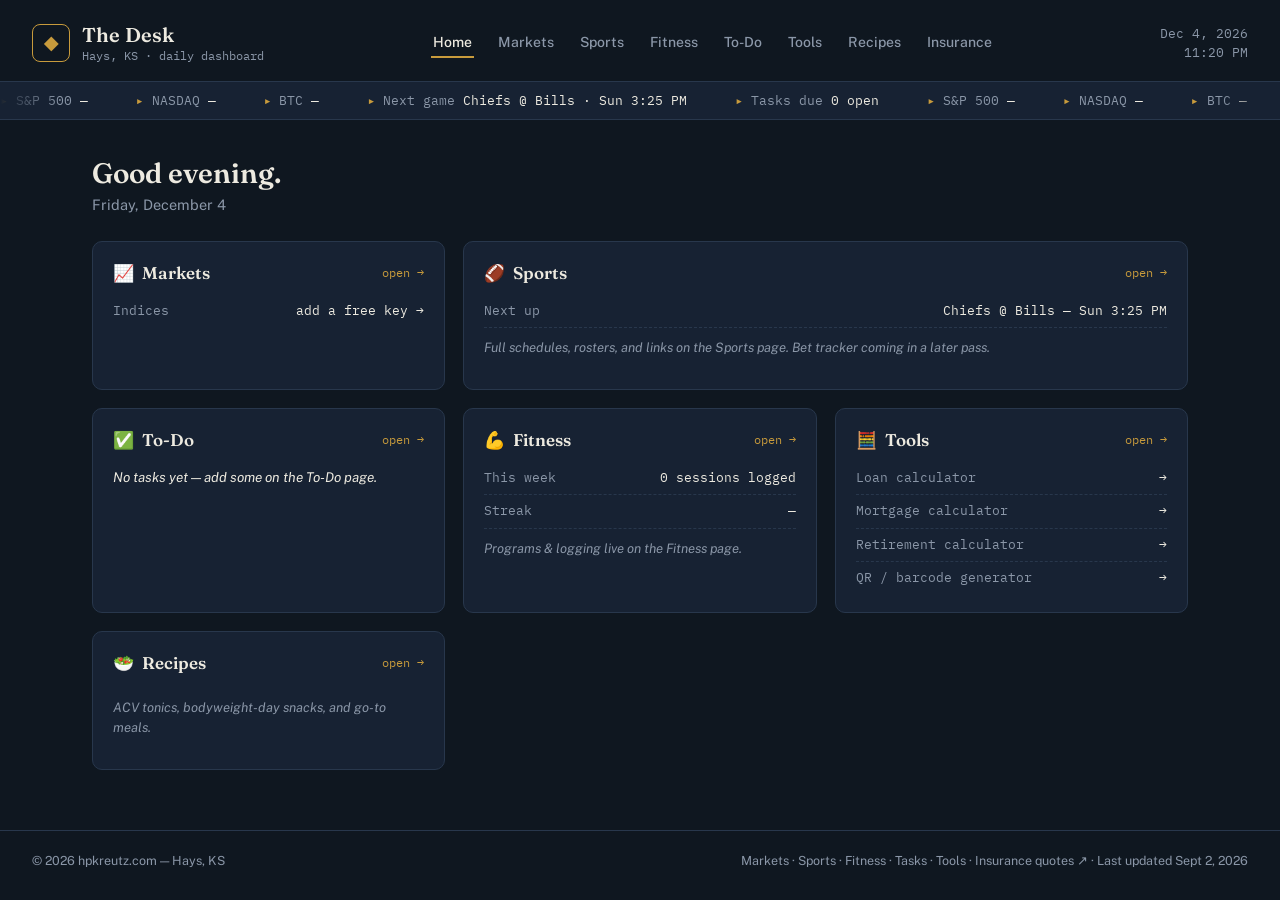
<file: index.html>
<!DOCTYPE html>
<html lang="en">
<head>
<meta charset="UTF-8">
<meta name="viewport" content="width=device-width, initial-scale=1.0">
<title>The Desk</title>
<link rel="preconnect" href="https://fonts.googleapis.com">
<link rel="preconnect" href="https://fonts.gstatic.com" crossorigin>
<link href="https://fonts.googleapis.com/css2?family=Fraunces:opsz,wght@9..144,400;9..144,500;9..144,600;9..144,700&family=Public+Sans:wght@400;500;600;700&family=IBM+Plex+Mono:wght@400;500;600&display=swap" rel="stylesheet">
<link rel="stylesheet" href="assets/style.css">
</head>
<body>

<header class="top">
  <div class="brand">
    <div class="mark">◆</div>
    <div>
      <div class="name">The Desk</div>
      <div class="sub">Hays, KS · daily dashboard</div>
    </div>
  </div>
  <nav class="pages">
    <a href="index.html">Home</a>
    <a href="markets.html">Markets</a>
    <a href="sports.html">Sports</a>
    <a href="fitness.html">Fitness</a>
    <a href="todo.html">To-Do</a>
    <a href="tools.html">Tools</a>
    <a href="recipes.html">Recipes</a>
    <a href="insurance.html">Insurance</a>
  </nav>
  <div id="clock">—</div>
</header>

<div class="ticker-wrap">
  <div class="ticker-track" id="tickerTrack"></div>
</div>

<main>
  <h1 class="page-title" id="greeting">Good afternoon.</h1>
  <p class="page-sub" id="dateline">—</p>

  <div class="grid">

    <div class="card" id="marketsCard">
      <div class="card-head">
        <div class="card-title"><span>📈</span>Markets</div>
        <a class="go" href="markets.html">open →</a>
      </div>
      <div class="card-body" id="marketsBody">Loading snapshot…</div>
    </div>

    <div class="card span2" id="sportsCard">
      <div class="card-head">
        <div class="card-title"><span>🏈</span>Sports</div>
        <a class="go" href="sports.html">open →</a>
      </div>
      <div class="card-body">
        <div class="stat-row"><span>Next up</span><span class="v">Chiefs @ Bills — Sun 3:25 PM</span></div>
        <p class="empty" style="margin-top:10px;">Full schedules, rosters, and links on the Sports page. Bet tracker coming in a later pass.</p>
      </div>
    </div>

    <div class="card" id="todoCard">
      <div class="card-head">
        <div class="card-title"><span>✅</span>To-Do</div>
        <a class="go" href="todo.html">open →</a>
      </div>
      <div class="card-body">
        <ul class="todo-mini" id="todoMini"></ul>
      </div>
    </div>

    <div class="card" id="fitnessCard">
      <div class="card-head">
        <div class="card-title"><span>💪</span>Fitness</div>
        <a class="go" href="fitness.html">open →</a>
      </div>
      <div class="card-body">
        <div class="stat-row"><span>This week</span><span class="v" id="fitWeekCount">0 sessions logged</span></div>
        <div class="stat-row"><span>Streak</span><span class="v" id="fitStreak">—</span></div>
        <p class="empty" style="margin-top:10px;">Programs &amp; logging live on the Fitness page.</p>
      </div>
    </div>

    <div class="card" id="toolsCard">
      <div class="card-head">
        <div class="card-title"><span>🧮</span>Tools</div>
        <a class="go" href="tools.html">open →</a>
      </div>
      <div class="card-body">
        <div class="stat-row"><span>Loan calculator</span><span class="v">→</span></div>
        <div class="stat-row"><span>Mortgage calculator</span><span class="v">→</span></div>
        <div class="stat-row"><span>Retirement calculator</span><span class="v">→</span></div>
        <div class="stat-row"><span>QR / barcode generator</span><span class="v">→</span></div>
      </div>
    </div>

    <div class="card" id="recipesCard">
      <div class="card-head">
        <div class="card-title"><span>🥗</span>Recipes</div>
        <a class="go" href="recipes.html">open →</a>
      </div>
      <div class="card-body">
        <p class="empty">ACV tonics, bodyweight-day snacks, and go-to meals.</p>
      </div>
    </div>

  </div>
</main>

<footer>
  <span>© <span id="year"></span> hpkreutz.com — Hays, KS</span>
  <span>Markets · Sports · Fitness · Tasks · Tools · <a href="https://theinsuranceguysks.com" target="_blank" rel="noopener">Insurance quotes ↗</a> · Last updated Sept 2, 2026</span>
</footer>

<script src="assets/app.js"></script>
<script>
  // Greeting (time-based, no name)
  (function(){
    const now = new Date();
    const hrs = now.getHours();
    const greetWord = hrs < 12 ? 'Good morning' : hrs < 18 ? 'Good afternoon' : 'Good evening';
    document.getElementById('greeting').textContent = `${greetWord}.`;
    document.getElementById('dateline').textContent = now.toLocaleDateString(undefined, { weekday:'long', month:'long', day:'numeric' });
  })();

  // To-do mini list
  (function(){
    const items = hkGetTodos();
    const list = document.getElementById('todoMini');
    if(!items.length){
      list.innerHTML = '<li class="empty">No tasks yet — add some on the To-Do page.</li>';
      return;
    }
    list.innerHTML = items.slice(0,5).map(t =>
      `<li class="${t.done ? 'done':''}"><input type="checkbox" disabled ${t.done?'checked':''}/>${t.text}</li>`
    ).join('');
  })();

  // Fitness mini-stats (reads log written by fitness.html)
  (function(){
    let log = [];
    try{ log = JSON.parse(localStorage.getItem('hk_fitness_log') || '[]'); }catch(e){}
    const now = Date.now();
    const weekMs = 7*24*60*60*1000;
    const thisWeek = log.filter(e => now - new Date(e.date).getTime() < weekMs);
    document.getElementById('fitWeekCount').textContent = `${thisWeek.length} session${thisWeek.length===1?'':'s'} logged`;
    document.getElementById('fitStreak').textContent = log.length ? `${log.length} total logged` : '—';
  })();

  // Ticker
  hkBuildTicker([
    {label:'S&P 500', value:'—'},
    {label:'NASDAQ', value:'—'},
    {label:'BTC', value:'—'},
    {label:'Next game', value:'Chiefs @ Bills · Sun 3:25 PM'},
    {label:'Tasks due', value: hkGetTodos().filter(t=>!t.done).length + ' open'},
  ]);

  // Markets snapshot: crypto (no key needed) + indices (if a Finnhub key was saved on the Markets page)
  (function(){
    const fmt = n => '$' + n.toLocaleString(undefined,{maximumFractionDigits:0});
    const chg = n => (n>=0?'+':'') + n.toFixed(2) + '%';
    const body = document.getElementById('marketsBody');
    const cryptoRows = [];
    const indexRows = [];

    const cryptoDone = fetch('https://api.coingecko.com/api/v3/simple/price?ids=bitcoin,ethereum&vs_currencies=usd&include_24hr_change=true')
      .then(r => r.json())
      .then(d => {
        cryptoRows.push(`<div class="stat-row"><span>BTC</span><span class="v ${d.bitcoin.usd_24h_change>=0?'up':'down'}">${fmt(d.bitcoin.usd)} (${chg(d.bitcoin.usd_24h_change)})</span></div>`);
        cryptoRows.push(`<div class="stat-row"><span>ETH</span><span class="v ${d.ethereum.usd_24h_change>=0?'up':'down'}">${fmt(d.ethereum.usd)} (${chg(d.ethereum.usd_24h_change)})</span></div>`);
      })
      .catch(() => {});

    const finnhubKey = localStorage.getItem('hk_finnhub_key');
    const indicesDone = finnhubKey
      ? Promise.all([['S&P 500','SPY'],['NASDAQ','QQQ']].map(([label, sym]) =>
          fetch(`https://finnhub.io/api/v1/quote?symbol=${sym}&token=${finnhubKey}`)
            .then(r => r.json())
            .then(q => { if(q.c) indexRows.push(`<div class="stat-row"><span>${label}</span><span class="v ${q.dp>=0?'up':'down'}">${fmt(q.c)} (${chg(q.dp)})</span></div>`); })
            .catch(() => {})
        ))
      : Promise.resolve(indexRows.push(`<div class="stat-row"><span>Indices</span><span class="v"><a href="markets.html">add a free key →</a></span></div>`));

    Promise.all([cryptoDone, indicesDone]).then(() => {
      const rows = [...indexRows, ...cryptoRows];
      body.innerHTML = rows.length ? rows.join('') : '<p class="empty">Snapshot unavailable right now — full data on the Markets page.</p>';
    });
  })();
</script>

</body>
</html>
</file>
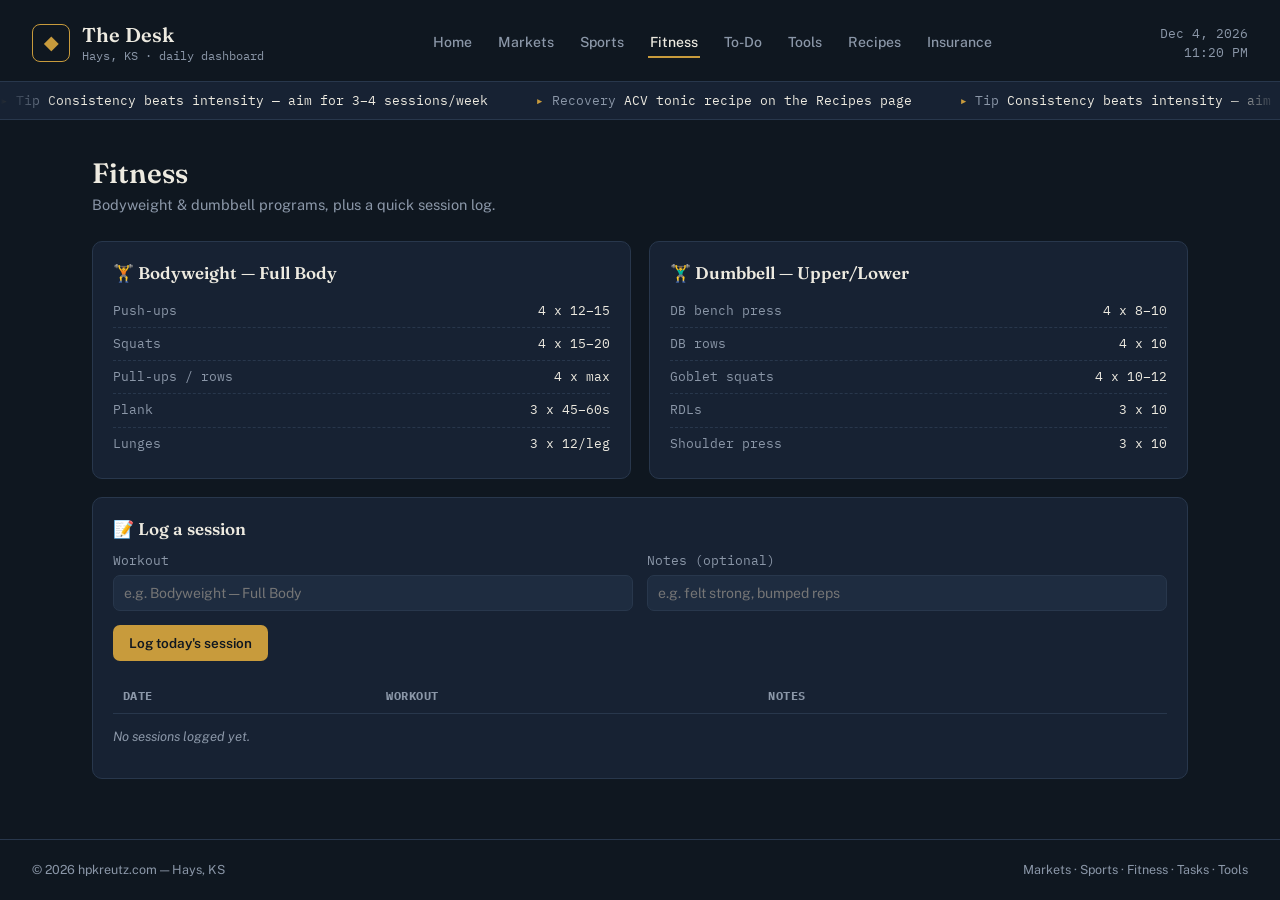
<file: fitness.html>
<!DOCTYPE html>
<html lang="en">
<head>
<meta charset="UTF-8">
<meta name="viewport" content="width=device-width, initial-scale=1.0">
<title>Fitness — The Desk</title>
<link rel="preconnect" href="https://fonts.googleapis.com">
<link rel="preconnect" href="https://fonts.gstatic.com" crossorigin>
<link href="https://fonts.googleapis.com/css2?family=Fraunces:opsz,wght@9..144,400;9..144,500;9..144,600;9..144,700&family=Public+Sans:wght@400;500;600;700&family=IBM+Plex+Mono:wght@400;500;600&display=swap" rel="stylesheet">
<link rel="stylesheet" href="assets/style.css">
</head>
<body>

<header class="top">
  <div class="brand">
    <div class="mark">◆</div>
    <div><div class="name">The Desk</div><div class="sub">Hays, KS · daily dashboard</div></div>
  </div>
  <nav class="pages">
    <a href="index.html">Home</a>
    <a href="markets.html">Markets</a>
    <a href="sports.html">Sports</a>
    <a href="fitness.html">Fitness</a>
    <a href="todo.html">To-Do</a>
    <a href="tools.html">Tools</a>
    <a href="recipes.html">Recipes</a>
    <a href="insurance.html">Insurance</a>
  </nav>
  <div id="clock">—</div>
</header>

<div class="ticker-wrap"><div class="ticker-track" id="tickerTrack"></div></div>

<main>
  <h1 class="page-title">Fitness</h1>
  <p class="page-sub">Bodyweight &amp; dumbbell programs, plus a quick session log.</p>

  <div class="grid cols-2">
    <div class="card">
      <div class="card-head"><div class="card-title">🏋️ Bodyweight — Full Body</div></div>
      <div class="card-body">
        <div class="stat-row"><span>Push-ups</span><span class="v">4 x 12–15</span></div>
        <div class="stat-row"><span>Squats</span><span class="v">4 x 15–20</span></div>
        <div class="stat-row"><span>Pull-ups / rows</span><span class="v">4 x max</span></div>
        <div class="stat-row"><span>Plank</span><span class="v">3 x 45–60s</span></div>
        <div class="stat-row"><span>Lunges</span><span class="v">3 x 12/leg</span></div>
      </div>
    </div>

    <div class="card">
      <div class="card-head"><div class="card-title">🏋️‍♂️ Dumbbell — Upper/Lower</div></div>
      <div class="card-body">
        <div class="stat-row"><span>DB bench press</span><span class="v">4 x 8–10</span></div>
        <div class="stat-row"><span>DB rows</span><span class="v">4 x 10</span></div>
        <div class="stat-row"><span>Goblet squats</span><span class="v">4 x 10–12</span></div>
        <div class="stat-row"><span>RDLs</span><span class="v">3 x 10</span></div>
        <div class="stat-row"><span>Shoulder press</span><span class="v">3 x 10</span></div>
      </div>
    </div>
  </div>

  <div class="card" style="margin-top:18px;">
    <div class="card-head"><div class="card-title">📝 Log a session</div></div>
    <div class="card-body">
      <div class="field-row">
        <div><label>Workout</label><input type="text" id="fitType" placeholder="e.g. Bodyweight — Full Body"></div>
        <div><label>Notes (optional)</label><input type="text" id="fitNotes" placeholder="e.g. felt strong, bumped reps"></div>
      </div>
      <button onclick="logSession()">Log today's session</button>
      <div style="margin-top:18px;">
        <table id="fitTable">
          <thead><tr><th>Date</th><th>Workout</th><th>Notes</th><th></th></tr></thead>
          <tbody id="fitTableBody"></tbody>
        </table>
        <p class="empty" id="fitEmpty" style="display:none;">No sessions logged yet.</p>
      </div>
    </div>
  </div>
</main>

<footer>
  <span>© <span id="year"></span> hpkreutz.com — Hays, KS</span>
  <span>Markets · Sports · Fitness · Tasks · Tools</span>
</footer>

<script src="assets/app.js"></script>
<script>
  function getLog(){ try{ return JSON.parse(localStorage.getItem('hk_fitness_log')||'[]'); }catch(e){ return []; } }
  function saveLog(l){ localStorage.setItem('hk_fitness_log', JSON.stringify(l)); }

  function renderLog(){
    const log = getLog().slice().reverse();
    const body = document.getElementById('fitTableBody');
    document.getElementById('fitEmpty').style.display = log.length ? 'none' : 'block';
    body.innerHTML = log.map((e, i) => {
      const realIdx = getLog().length - 1 - i;
      return `<tr>
        <td class="mono">${new Date(e.date).toLocaleDateString()}</td>
        <td>${e.type}</td>
        <td>${e.notes || ''}</td>
        <td><span class="mono" style="color:var(--down);cursor:pointer;" onclick="deleteSession(${realIdx})">remove</span></td>
      </tr>`;
    }).join('');
  }

  function logSession(){
    const type = document.getElementById('fitType').value.trim();
    if(!type) return;
    const notes = document.getElementById('fitNotes').value.trim();
    const log = getLog();
    log.push({ date: new Date().toISOString(), type, notes });
    saveLog(log);
    document.getElementById('fitType').value = '';
    document.getElementById('fitNotes').value = '';
    renderLog();
  }

  function deleteSession(idx){
    const log = getLog();
    log.splice(idx, 1);
    saveLog(log);
    renderLog();
  }

  renderLog();

  hkBuildTicker([
    {label:'Tip', value:'Consistency beats intensity — aim for 3–4 sessions/week'},
    {label:'Recovery', value:'ACV tonic recipe on the Recipes page'},
  ]);
</script>

</body>
</html>
</file>
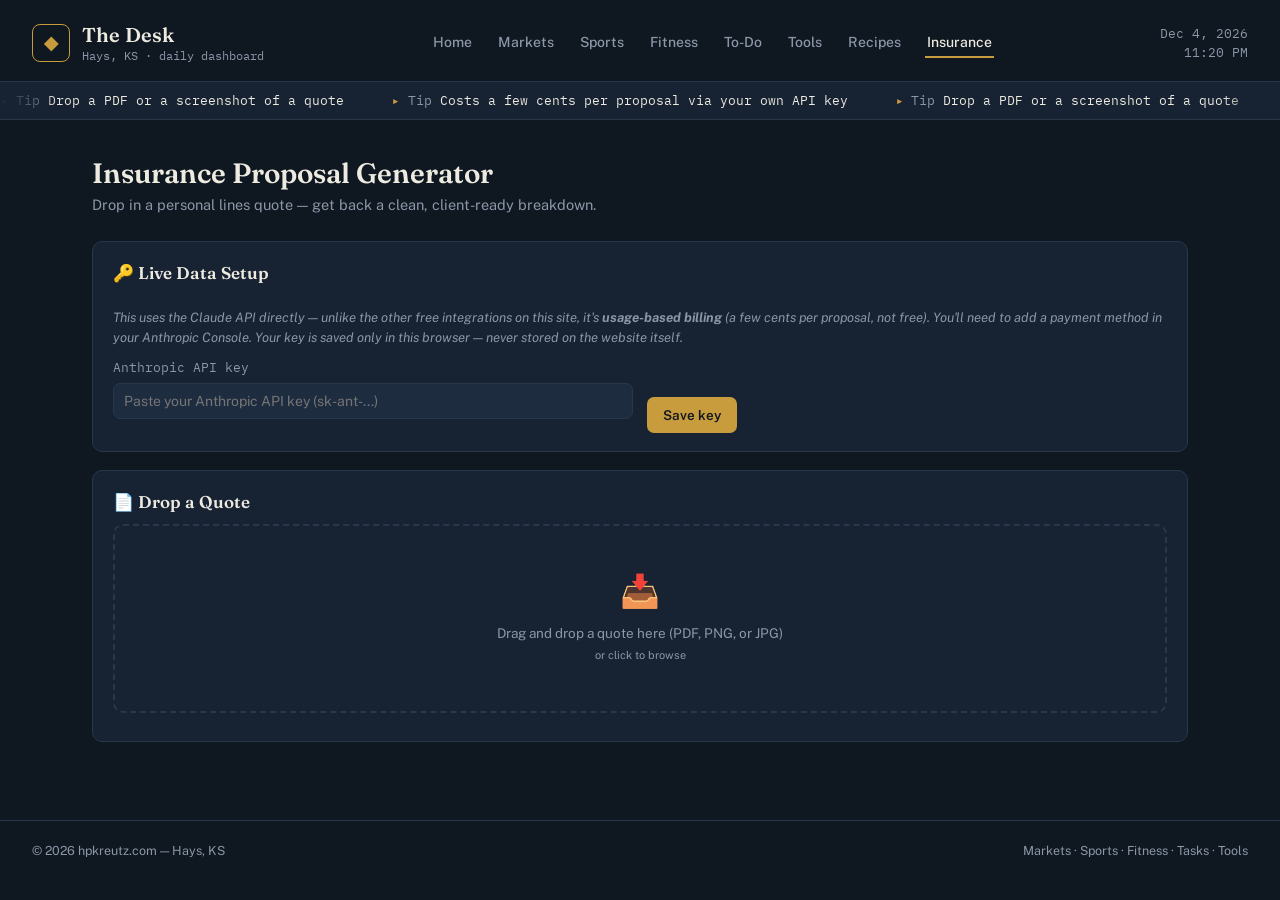
<file: insurance.html>
<!DOCTYPE html>
<html lang="en">
<head>
<meta charset="UTF-8">
<meta name="viewport" content="width=device-width, initial-scale=1.0">
<title>Insurance — The Desk</title>
<link rel="preconnect" href="https://fonts.googleapis.com">
<link rel="preconnect" href="https://fonts.gstatic.com" crossorigin>
<link href="https://fonts.googleapis.com/css2?family=Fraunces:opsz,wght@9..144,400;9..144,500;9..144,600;9..144,700&family=Public+Sans:wght@400;500;600;700&family=IBM+Plex+Mono:wght@400;500;600&display=swap" rel="stylesheet">
<link rel="stylesheet" href="assets/style.css">
<style>
  .drop-zone{
    border: 2px dashed var(--line);
    border-radius: var(--radius);
    padding: 40px 20px;
    text-align: center;
    color: var(--muted);
    cursor: pointer;
    transition: border-color .15s ease, background .15s ease;
  }
  .drop-zone.drag-over{ border-color: var(--brass); background: var(--surface-alt); }
  .drop-zone .big-icon{ font-size: 32px; margin-bottom: 8px; }
  .drop-zone .file-name{ color: var(--text); font-family:'IBM Plex Mono', monospace; margin-top:8px; }

  #proposalOutput h3{ color: var(--brass); font-size: 15px; margin: 20px 0 8px; }
  #proposalOutput h3:first-child{ margin-top: 0; }
  #proposalOutput p{ margin: 0 0 10px; line-height: 1.6; }
  #proposalOutput table{ width: 100%; border-collapse: collapse; margin-bottom: 10px; font-size: 13px; }
  #proposalOutput th, #proposalOutput td{ text-align: left; padding: 6px 10px; border-bottom: 1px dashed var(--line); }
  #proposalOutput th{ color: var(--muted); font-weight: 600; font-family:'IBM Plex Mono', monospace; font-size: 11.5px; text-transform: uppercase; letter-spacing: .04em; }
  #proposalOutput ul{ margin: 0 0 10px; padding-left: 20px; line-height: 1.6; }
  #proposalOutput strong{ color: var(--text); }

  @media print {
    header.top, .ticker-wrap, footer, .card:not(#proposalCard), #dropCard, .print-hide { display: none !important; }
    body { background: #fff; color: #000; }
    #proposalOutput h3{ color: #000; }
    #proposalOutput th{ color: #333; }
  }
</style>
</head>
<body>

<header class="top">
  <div class="brand">
    <div class="mark">◆</div>
    <div><div class="name">The Desk</div><div class="sub">Hays, KS · daily dashboard</div></div>
  </div>
  <nav class="pages">
    <a href="index.html">Home</a>
    <a href="markets.html">Markets</a>
    <a href="sports.html">Sports</a>
    <a href="fitness.html">Fitness</a>
    <a href="todo.html">To-Do</a>
    <a href="tools.html">Tools</a>
    <a href="recipes.html">Recipes</a>
    <a href="insurance.html">Insurance</a>
  </nav>
  <div id="clock">—</div>
</header>

<div class="ticker-wrap"><div class="ticker-track" id="tickerTrack"></div></div>

<main>
  <h1 class="page-title">Insurance Proposal Generator</h1>
  <p class="page-sub">Drop in a personal lines quote — get back a clean, client-ready breakdown.</p>

  <div class="card" style="margin-bottom:18px;" id="apiKeyCard">
    <div class="card-head"><div class="card-title">🔑 Live Data Setup</div></div>
    <div class="card-body">
      <div id="anthropicSetup">
        <p class="empty" style="margin-bottom:10px;">
          This uses the <a href="https://platform.claude.com/settings/keys" target="_blank" rel="noopener">Claude API</a> directly —
          unlike the other free integrations on this site, it's <strong>usage-based billing</strong> (a few cents per proposal, not free).
          You'll need to add a payment method in your Anthropic Console. Your key is saved only in this browser — never stored on the website itself.
        </p>
        <div class="field-row">
          <div><label>Anthropic API key</label><input type="password" id="anthropicKey" placeholder="Paste your Anthropic API key (sk-ant-...)"></div>
          <div style="display:flex;align-items:flex-end;"><button onclick="saveAnthropicKey()">Save key</button></div>
        </div>
      </div>
      <div id="anthropicConnected" style="display:none;align-items:center;gap:12px;">
        <span class="field-hint" style="margin:0;">✓ Anthropic API key saved in this browser.</span>
        <button class="ghost" onclick="showKeySetup('anthropic')">Change key</button>
      </div>
    </div>
  </div>

  <div class="card" style="margin-bottom:18px;" id="dropCard">
    <div class="card-head"><div class="card-title">📄 Drop a Quote</div></div>
    <div class="card-body">
      <div class="drop-zone" id="dropZone">
        <div class="big-icon">📥</div>
        <div>Drag and drop a quote here (PDF, PNG, or JPG)</div>
        <div class="field-hint">or click to browse</div>
        <div class="file-name" id="fileName"></div>
      </div>
      <input type="file" id="fileInput" accept=".pdf,image/png,image/jpeg,image/webp" style="display:none;">
      <div class="field-hint" id="uploadStatus" style="margin-top:10px;"></div>
    </div>
  </div>

  <div class="card" id="proposalCard" style="display:none;">
    <div class="card-head">
      <div class="card-title">📋 Proposal</div>
      <div class="print-hide" style="display:flex;gap:8px;">
        <button class="ghost" onclick="window.print()">Print / Save as PDF</button>
        <button class="ghost" onclick="resetGenerator()">Start Over</button>
      </div>
    </div>
    <div class="card-body">
      <div id="proposalOutput"></div>
    </div>
  </div>
</main>

<footer>
  <span>© <span id="year"></span> hpkreutz.com — Hays, KS</span>
  <span>Markets · Sports · Fitness · Tasks · Tools</span>
</footer>

<script src="assets/app.js"></script>
<script>
  hkBuildTicker([
    {label:'Tip', value:'Drop a PDF or a screenshot of a quote'},
    {label:'Tip', value:'Costs a few cents per proposal via your own API key'},
  ]);

  // ===== API key setup (same pattern as Markets page) =====
  function hideKeySetup(prefix){
    document.getElementById(prefix + 'Setup').style.display = 'none';
    document.getElementById(prefix + 'Connected').style.display = 'flex';
  }
  function showKeySetup(prefix){
    document.getElementById(prefix + 'Setup').style.display = 'block';
    document.getElementById(prefix + 'Connected').style.display = 'none';
  }
  function saveAnthropicKey(){
    const key = document.getElementById('anthropicKey').value.trim();
    if(!key) return;
    localStorage.setItem('hk_anthropic_key', key);
    hideKeySetup('anthropic');
  }
  (function(){
    const saved = localStorage.getItem('hk_anthropic_key');
    if(saved){
      document.getElementById('anthropicKey').value = saved;
      hideKeySetup('anthropic');
    }
  })();

  // ===== Drag & drop =====
  const dropZone = document.getElementById('dropZone');
  const fileInput = document.getElementById('fileInput');

  dropZone.addEventListener('click', () => fileInput.click());
  dropZone.addEventListener('dragover', e => { e.preventDefault(); dropZone.classList.add('drag-over'); });
  dropZone.addEventListener('dragleave', () => dropZone.classList.remove('drag-over'));
  dropZone.addEventListener('drop', e => {
    e.preventDefault();
    dropZone.classList.remove('drag-over');
    if(e.dataTransfer.files.length) handleFile(e.dataTransfer.files[0]);
  });
  fileInput.addEventListener('change', () => {
    if(fileInput.files.length) handleFile(fileInput.files[0]);
  });

  const ALLOWED_TYPES = { 'application/pdf':'pdf', 'image/png':'image', 'image/jpeg':'image', 'image/webp':'image' };
  const MAX_FILE_BYTES = 20 * 1024 * 1024; // 20MB raw file

  function setStatus(msg, isError){
    const el = document.getElementById('uploadStatus');
    el.textContent = msg;
    el.style.color = isError ? 'var(--down)' : 'var(--muted)';
  }

  function handleFile(file){
    const key = document.getElementById('anthropicKey').value.trim();
    if(!key){
      setStatus('Add your Anthropic API key above first.', true);
      return;
    }
    const kind = ALLOWED_TYPES[file.type];
    if(!kind){
      setStatus(`"${file.name}" isn't a supported file type — use a PDF, PNG, or JPG.`, true);
      return;
    }
    if(file.size > MAX_FILE_BYTES){
      setStatus(`"${file.name}" is too large (max 20MB).`, true);
      return;
    }
    document.getElementById('fileName').textContent = file.name;
    setStatus('Reading file…');

    const reader = new FileReader();
    reader.onload = () => {
      const base64 = reader.result.split(',')[1];
      generateProposal(base64, file.type, kind, key);
    };
    reader.onerror = () => setStatus('Could not read that file.', true);
    reader.readAsDataURL(file);
  }

  const PROPOSAL_PROMPT = `You are helping an insurance agent turn a raw personal-lines insurance quote (attached as a document or image) into a clean, client-ready proposal summary.

Read the attached quote carefully and produce a well-organized breakdown. Output ONLY a single HTML fragment — no markdown, no code fences, no <html>/<head>/<body> tags — using only these tags: h3, p, table, thead, tbody, tr, th, td, ul, li, strong, em. Do not include inline styles or classes.

Structure the output in this order:
1. An h3 "Prepared For" followed by a paragraph with: Named Insured, Carrier, Policy Type(s), Effective Date, Expiration Date (whatever is present in the quote).
2. An h3 "Coverages & Limits" with a table (columns: Coverage, Limit) covering every coverage line found.
3. An h3 "Deductibles" with a table or list of each deductible found.
4. An h3 "Discounts Applied" as a bulleted list (say "None listed" if none found).
5. An h3 "Premium Summary" with a table showing any itemized premium lines plus the Total Premium, and the payment schedule/frequency if shown.
6. An h3 "Notes for Review" — a bulleted list flagging anything worth double-checking with the client: unusually low/high limits, notable exclusions, coverage gaps, or anything illegible/ambiguous in the source. If nothing stands out, say so plainly.

Be precise — use the exact figures from the document, don't estimate or invent numbers. If the attached file isn't a legible insurance quote, say so plainly in a single paragraph instead of guessing.`;

  async function generateProposal(base64, mimeType, kind, apiKey){
    setStatus('Generating proposal — this can take up to a minute…');
    document.getElementById('proposalCard').style.display = 'none';

    const fileBlock = kind === 'pdf'
      ? { type: 'document', source: { type: 'base64', media_type: 'application/pdf', data: base64 } }
      : { type: 'image', source: { type: 'base64', media_type: mimeType, data: base64 } };

    try{
      const res = await fetch('https://api.anthropic.com/v1/messages', {
        method: 'POST',
        headers: {
          'Content-Type': 'application/json',
          'x-api-key': apiKey,
          'anthropic-version': '2023-06-01',
          'anthropic-dangerous-direct-browser-access': 'true',
          'anthropic-beta': 'server-side-fallback-2026-07-01',
        },
        body: JSON.stringify({
          model: 'claude-opus-5',
          max_tokens: 8192,
          fallbacks: 'default',
          messages: [{ role: 'user', content: [fileBlock, { type: 'text', text: PROPOSAL_PROMPT }] }],
        }),
      });
      const data = await res.json();

      if(!res.ok){
        const msg = data && data.error && data.error.message ? data.error.message : `HTTP ${res.status}`;
        throw new Error(msg);
      }
      if(data.stop_reason === 'refusal'){
        setStatus('Claude declined to process this file: ' + (data.stop_details && data.stop_details.explanation ? data.stop_details.explanation : 'no reason given') + '.', true);
        return;
      }

      const html = (data.content || []).filter(b => b.type === 'text').map(b => b.text).join('\n').trim();
      if(!html){
        setStatus('No proposal text came back — try again.', true);
        return;
      }

      document.getElementById('proposalOutput').innerHTML = html;
      document.getElementById('proposalCard').style.display = 'block';
      document.getElementById('proposalCard').scrollIntoView({ behavior: 'smooth', block: 'start' });
      setStatus('Done.');
    }catch(err){
      setStatus('Could not generate a proposal — ' + (err.message || 'unknown error') + '.', true);
    }
  }

  function resetGenerator(){
    document.getElementById('proposalCard').style.display = 'none';
    document.getElementById('proposalOutput').innerHTML = '';
    document.getElementById('fileName').textContent = '';
    document.getElementById('fileInput').value = '';
    setStatus('');
  }
</script>

</body>
</html>
</file>
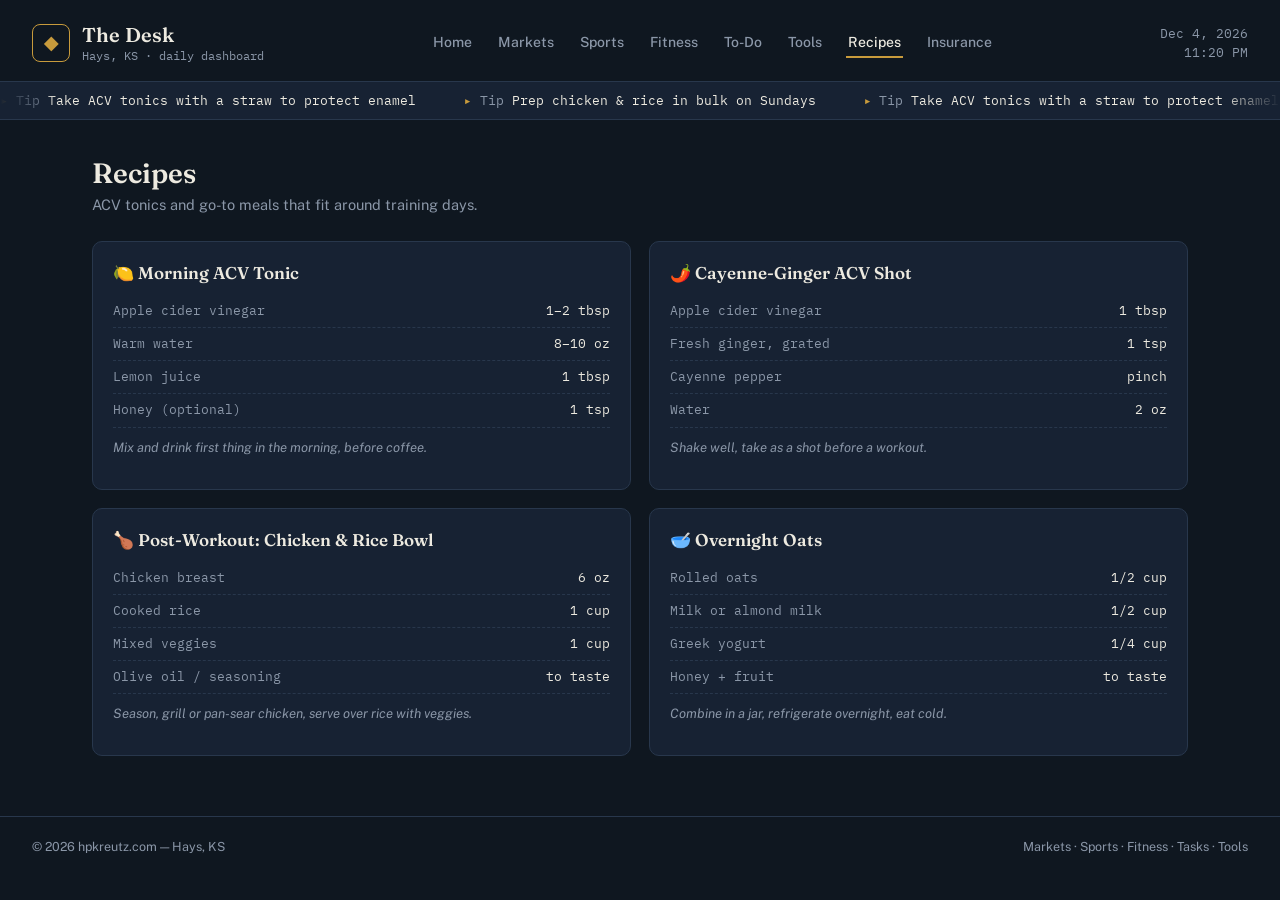
<file: recipes.html>
<!DOCTYPE html>
<html lang="en">
<head>
<meta charset="UTF-8">
<meta name="viewport" content="width=device-width, initial-scale=1.0">
<title>Recipes — The Desk</title>
<link rel="preconnect" href="https://fonts.googleapis.com">
<link rel="preconnect" href="https://fonts.gstatic.com" crossorigin>
<link href="https://fonts.googleapis.com/css2?family=Fraunces:opsz,wght@9..144,400;9..144,500;9..144,600;9..144,700&family=Public+Sans:wght@400;500;600;700&family=IBM+Plex+Mono:wght@400;500;600&display=swap" rel="stylesheet">
<link rel="stylesheet" href="assets/style.css">
</head>
<body>

<header class="top">
  <div class="brand">
    <div class="mark">◆</div>
    <div><div class="name">The Desk</div><div class="sub">Hays, KS · daily dashboard</div></div>
  </div>
  <nav class="pages">
    <a href="index.html">Home</a>
    <a href="markets.html">Markets</a>
    <a href="sports.html">Sports</a>
    <a href="fitness.html">Fitness</a>
    <a href="todo.html">To-Do</a>
    <a href="tools.html">Tools</a>
    <a href="recipes.html">Recipes</a>
    <a href="insurance.html">Insurance</a>
  </nav>
  <div id="clock">—</div>
</header>

<div class="ticker-wrap"><div class="ticker-track" id="tickerTrack"></div></div>

<main>
  <h1 class="page-title">Recipes</h1>
  <p class="page-sub">ACV tonics and go-to meals that fit around training days.</p>

  <div class="grid cols-2">
    <div class="card">
      <div class="card-head"><div class="card-title">🍋 Morning ACV Tonic</div></div>
      <div class="card-body">
        <div class="stat-row"><span>Apple cider vinegar</span><span class="v">1–2 tbsp</span></div>
        <div class="stat-row"><span>Warm water</span><span class="v">8–10 oz</span></div>
        <div class="stat-row"><span>Lemon juice</span><span class="v">1 tbsp</span></div>
        <div class="stat-row"><span>Honey (optional)</span><span class="v">1 tsp</span></div>
        <p class="empty" style="margin-top:10px;">Mix and drink first thing in the morning, before coffee.</p>
      </div>
    </div>

    <div class="card">
      <div class="card-head"><div class="card-title">🌶️ Cayenne-Ginger ACV Shot</div></div>
      <div class="card-body">
        <div class="stat-row"><span>Apple cider vinegar</span><span class="v">1 tbsp</span></div>
        <div class="stat-row"><span>Fresh ginger, grated</span><span class="v">1 tsp</span></div>
        <div class="stat-row"><span>Cayenne pepper</span><span class="v">pinch</span></div>
        <div class="stat-row"><span>Water</span><span class="v">2 oz</span></div>
        <p class="empty" style="margin-top:10px;">Shake well, take as a shot before a workout.</p>
      </div>
    </div>

    <div class="card">
      <div class="card-head"><div class="card-title">🍗 Post-Workout: Chicken &amp; Rice Bowl</div></div>
      <div class="card-body">
        <div class="stat-row"><span>Chicken breast</span><span class="v">6 oz</span></div>
        <div class="stat-row"><span>Cooked rice</span><span class="v">1 cup</span></div>
        <div class="stat-row"><span>Mixed veggies</span><span class="v">1 cup</span></div>
        <div class="stat-row"><span>Olive oil / seasoning</span><span class="v">to taste</span></div>
        <p class="empty" style="margin-top:10px;">Season, grill or pan-sear chicken, serve over rice with veggies.</p>
      </div>
    </div>

    <div class="card">
      <div class="card-head"><div class="card-title">🥣 Overnight Oats</div></div>
      <div class="card-body">
        <div class="stat-row"><span>Rolled oats</span><span class="v">1/2 cup</span></div>
        <div class="stat-row"><span>Milk or almond milk</span><span class="v">1/2 cup</span></div>
        <div class="stat-row"><span>Greek yogurt</span><span class="v">1/4 cup</span></div>
        <div class="stat-row"><span>Honey + fruit</span><span class="v">to taste</span></div>
        <p class="empty" style="margin-top:10px;">Combine in a jar, refrigerate overnight, eat cold.</p>
      </div>
    </div>
  </div>
</main>

<footer>
  <span>© <span id="year"></span> hpkreutz.com — Hays, KS</span>
  <span>Markets · Sports · Fitness · Tasks · Tools</span>
</footer>

<script src="assets/app.js"></script>
<script>
  hkBuildTicker([
    {label:'Tip', value:'Take ACV tonics with a straw to protect enamel'},
    {label:'Tip', value:'Prep chicken &amp; rice in bulk on Sundays'},
  ]);
</script>

</body>
</html>
</file>
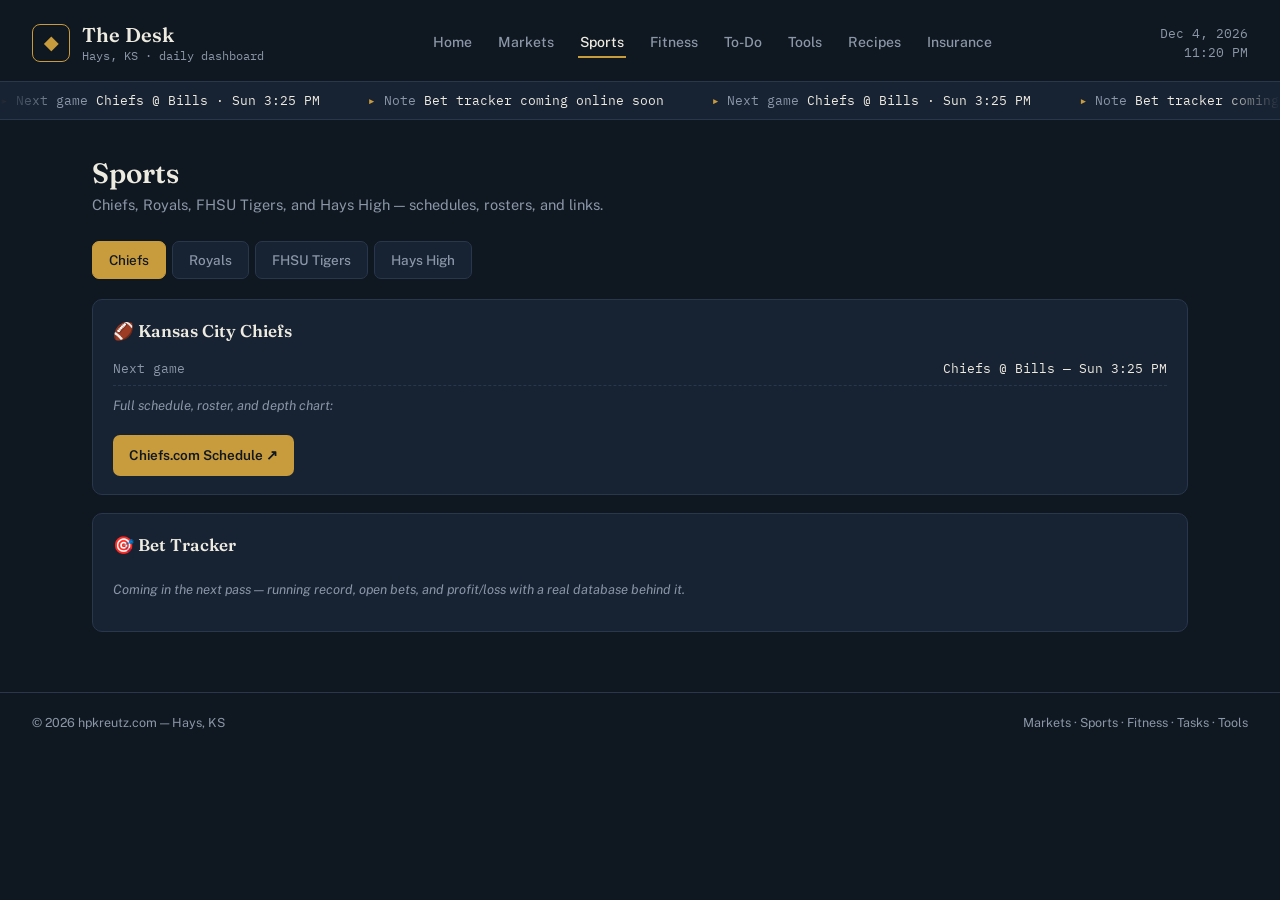
<file: sports.html>
<!DOCTYPE html>
<html lang="en">
<head>
<meta charset="UTF-8">
<meta name="viewport" content="width=device-width, initial-scale=1.0">
<title>Sports — The Desk</title>
<link rel="preconnect" href="https://fonts.googleapis.com">
<link rel="preconnect" href="https://fonts.gstatic.com" crossorigin>
<link href="https://fonts.googleapis.com/css2?family=Fraunces:opsz,wght@9..144,400;9..144,500;9..144,600;9..144,700&family=Public+Sans:wght@400;500;600;700&family=IBM+Plex+Mono:wght@400;500;600&display=swap" rel="stylesheet">
<link rel="stylesheet" href="assets/style.css">
</head>
<body>

<header class="top">
  <div class="brand">
    <div class="mark">◆</div>
    <div><div class="name">The Desk</div><div class="sub">Hays, KS · daily dashboard</div></div>
  </div>
  <nav class="pages">
    <a href="index.html">Home</a>
    <a href="markets.html">Markets</a>
    <a href="sports.html">Sports</a>
    <a href="fitness.html">Fitness</a>
    <a href="todo.html">To-Do</a>
    <a href="tools.html">Tools</a>
    <a href="recipes.html">Recipes</a>
    <a href="insurance.html">Insurance</a>
  </nav>
  <div id="clock">—</div>
</header>

<div class="ticker-wrap"><div class="ticker-track" id="tickerTrack"></div></div>

<main>
  <h1 class="page-title">Sports</h1>
  <p class="page-sub">Chiefs, Royals, FHSU Tigers, and Hays High — schedules, rosters, and links.</p>

  <div class="tabs" id="tabs">
    <button data-tab="chiefs" class="active">Chiefs</button>
    <button data-tab="royals">Royals</button>
    <button data-tab="fhsu">FHSU Tigers</button>
    <button data-tab="hays">Hays High</button>
  </div>

  <div class="tab-panel" data-panel="chiefs">
    <div class="card">
      <div class="card-head"><div class="card-title">🏈 Kansas City Chiefs</div></div>
      <div class="card-body">
        <div class="stat-row"><span>Next game</span><span class="v">Chiefs @ Bills — Sun 3:25 PM</span></div>
        <p class="empty" style="margin-top:10px;">Full schedule, roster, and depth chart:</p>
        <a class="btn" style="display:inline-block;margin-top:6px;" href="https://www.chiefs.com/schedule/" target="_blank" rel="noopener">Chiefs.com Schedule ↗</a>
      </div>
    </div>
  </div>

  <div class="tab-panel" data-panel="royals" style="display:none;">
    <div class="card">
      <div class="card-head"><div class="card-title">⚾ Kansas City Royals</div></div>
      <div class="card-body">
        <p class="empty">Full schedule, roster, and standings:</p>
        <a class="btn" style="display:inline-block;margin-top:6px;" href="https://www.mlb.com/royals/schedule" target="_blank" rel="noopener">Royals.com Schedule ↗</a>
      </div>
    </div>
  </div>

  <div class="tab-panel" data-panel="fhsu" style="display:none;">
    <div class="card">
      <div class="card-head"><div class="card-title">🐯 FHSU Tigers</div></div>
      <div class="card-body">
        <p class="empty">Fort Hays State athletics schedules and rosters:</p>
        <a class="btn" style="display:inline-block;margin-top:6px;" href="https://fhsuathletics.com/" target="_blank" rel="noopener">FHSU Athletics ↗</a>
      </div>
    </div>
  </div>

  <div class="tab-panel" data-panel="hays" style="display:none;">
    <div class="card">
      <div class="card-head"><div class="card-title">🎓 Hays High</div></div>
      <div class="card-body">
        <p class="empty">Hays High School Indians schedules and rosters:</p>
        <a class="btn" style="display:inline-block;margin-top:6px;" href="https://www.usd489.com/haysh" target="_blank" rel="noopener">USD 489 — Hays High ↗</a>
      </div>
    </div>
  </div>

  <div class="card" style="margin-top:18px;">
    <div class="card-head"><div class="card-title">🎯 Bet Tracker</div></div>
    <div class="card-body">
      <p class="empty">Coming in the next pass — running record, open bets, and profit/loss with a real database behind it.</p>
    </div>
  </div>
</main>

<footer>
  <span>© <span id="year"></span> hpkreutz.com — Hays, KS</span>
  <span>Markets · Sports · Fitness · Tasks · Tools</span>
</footer>

<script src="assets/app.js"></script>
<script>
  document.querySelectorAll('#tabs button').forEach(btn => {
    btn.addEventListener('click', () => {
      document.querySelectorAll('#tabs button').forEach(b => b.classList.remove('active'));
      btn.classList.add('active');
      const target = btn.dataset.tab;
      document.querySelectorAll('.tab-panel').forEach(p => {
        p.style.display = (p.dataset.panel === target) ? 'block' : 'none';
      });
    });
  });

  hkBuildTicker([
    {label:'Next game', value:'Chiefs @ Bills · Sun 3:25 PM'},
    {label:'Note', value:'Bet tracker coming online soon'},
  ]);
</script>

</body>
</html>
</file>
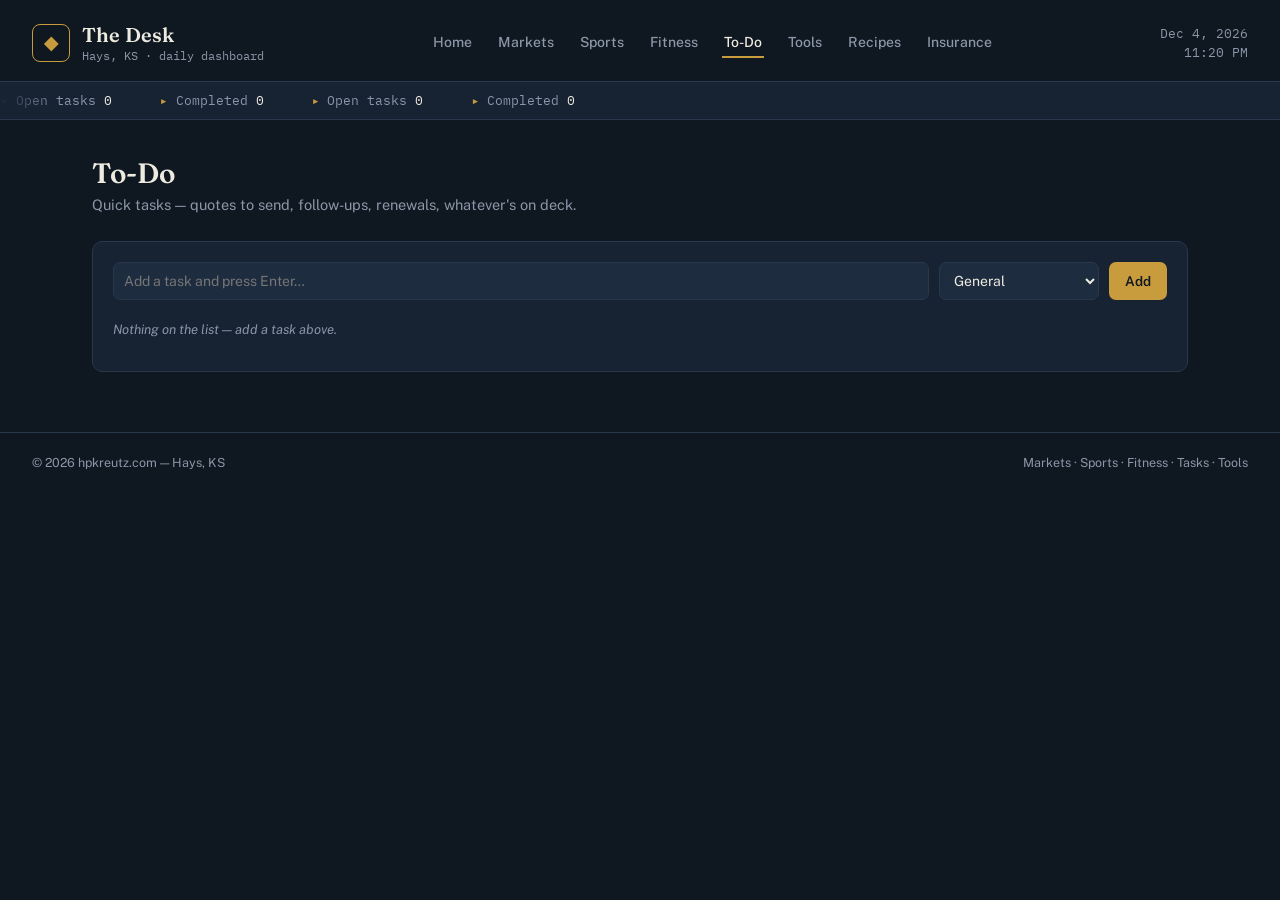
<file: todo.html>
<!DOCTYPE html>
<html lang="en">
<head>
<meta charset="UTF-8">
<meta name="viewport" content="width=device-width, initial-scale=1.0">
<title>To-Do — The Desk</title>
<link rel="preconnect" href="https://fonts.googleapis.com">
<link rel="preconnect" href="https://fonts.gstatic.com" crossorigin>
<link href="https://fonts.googleapis.com/css2?family=Fraunces:opsz,wght@9..144,400;9..144,500;9..144,600;9..144,700&family=Public+Sans:wght@400;500;600;700&family=IBM+Plex+Mono:wght@400;500;600&display=swap" rel="stylesheet">
<link rel="stylesheet" href="assets/style.css">
</head>
<body>

<header class="top">
  <div class="brand">
    <div class="mark">◆</div>
    <div><div class="name">The Desk</div><div class="sub">Hays, KS · daily dashboard</div></div>
  </div>
  <nav class="pages">
    <a href="index.html">Home</a>
    <a href="markets.html">Markets</a>
    <a href="sports.html">Sports</a>
    <a href="fitness.html">Fitness</a>
    <a href="todo.html">To-Do</a>
    <a href="tools.html">Tools</a>
    <a href="recipes.html">Recipes</a>
    <a href="insurance.html">Insurance</a>
  </nav>
  <div id="clock">—</div>
</header>

<div class="ticker-wrap"><div class="ticker-track" id="tickerTrack"></div></div>

<main>
  <h1 class="page-title">To-Do</h1>
  <p class="page-sub">Quick tasks — quotes to send, follow-ups, renewals, whatever's on deck.</p>

  <div class="card">
    <div class="card-body">
      <div class="todo-add">
        <input type="text" id="newTodo" placeholder="Add a task and press Enter…">
        <select id="newTodoCat" style="max-width:160px; margin-bottom:0;">
          <option value="General">General</option>
          <option value="Quotes">Quotes</option>
          <option value="Follow-up">Follow-up</option>
          <option value="Renewal">Renewal</option>
          <option value="Personal">Personal</option>
        </select>
        <button onclick="addTodo()">Add</button>
      </div>
      <ul class="todo-list" id="todoList"></ul>
      <p class="empty" id="todoEmpty" style="display:none;">Nothing on the list — add a task above.</p>
    </div>
  </div>
</main>

<footer>
  <span>© <span id="year"></span> hpkreutz.com — Hays, KS</span>
  <span>Markets · Sports · Fitness · Tasks · Tools</span>
</footer>

<script src="assets/app.js"></script>
<script>
  function render(){
    const items = hkGetTodos();
    const list = document.getElementById('todoList');
    document.getElementById('todoEmpty').style.display = items.length ? 'none' : 'block';
    list.innerHTML = items.map((t, i) => `
      <li class="${t.done ? 'done' : ''}">
        <input type="checkbox" ${t.done ? 'checked' : ''} onchange="toggleTodo(${i})">
        <span class="text">${t.text}${t.cat ? ` <span class="mono" style="color:var(--muted); font-size:11px;">· ${t.cat}</span>` : ''}</span>
        <span class="del" onclick="deleteTodo(${i})">remove</span>
      </li>
    `).join('');
  }

  function addTodo(){
    const input = document.getElementById('newTodo');
    const text = input.value.trim();
    if(!text) return;
    const cat = document.getElementById('newTodoCat').value;
    const items = hkGetTodos();
    items.push({ text, cat, done: false });
    hkSaveTodos(items);
    input.value = '';
    render();
  }

  function toggleTodo(i){
    const items = hkGetTodos();
    items[i].done = !items[i].done;
    hkSaveTodos(items);
    render();
  }

  function deleteTodo(i){
    const items = hkGetTodos();
    items.splice(i, 1);
    hkSaveTodos(items);
    render();
  }

  document.getElementById('newTodo').addEventListener('keydown', e => {
    if(e.key === 'Enter') addTodo();
  });

  render();

  hkBuildTicker([
    {label:'Open tasks', value: hkGetTodos().filter(t=>!t.done).length},
    {label:'Completed', value: hkGetTodos().filter(t=>t.done).length},
  ]);
</script>

</body>
</html>
</file>
<file: assets/style.css>
:root{
  --ink:#0F1720;
  --surface:#172233;
  --surface-alt:#1E2C40;
  --line:#28374C;
  --brass:#C89B3C;
  --brass-soft:#7E6530;
  --up:#4FB477;
  --down:#D9634F;
  --text:#EDEAE0;
  --muted:#8B97A8;
  --radius:10px;
}
*{box-sizing:border-box;}
html{scroll-behavior:smooth;}
body{
  margin:0;
  background:var(--ink);
  color:var(--text);
  font-family:'Public Sans', sans-serif;
  -webkit-font-smoothing:antialiased;
}
a{color:inherit;text-decoration:none;}
h1,h2,h3{font-family:'Fraunces', serif; font-weight:600; margin:0;}
code, .mono{font-family:'IBM Plex Mono', monospace;}

/* ===== Header ===== */
header.top{
  display:flex;
  align-items:center;
  justify-content:space-between;
  padding:22px 32px 18px;
  border-bottom:1px solid var(--line);
  flex-wrap:wrap;
  gap:12px;
}
.brand{display:flex; align-items:center; gap:12px;}
.brand .mark{
  width:38px;height:38px;
  border:1.5px solid var(--brass);
  border-radius:8px;
  display:flex;align-items:center;justify-content:center;
  font-family:'Fraunces', serif;
  font-weight:600;
  color:var(--brass);
  font-size:18px;
}
.brand .name{font-family:'Fraunces', serif; font-size:20px; font-weight:600; letter-spacing:0.2px;}
.brand .sub{font-size:12px; color:var(--muted); font-family:'IBM Plex Mono', monospace; margin-top:1px;}
nav.pages{display:flex; gap:22px; font-size:14px; font-weight:500; flex-wrap:wrap;}
nav.pages a{color:var(--muted); padding:6px 2px; border-bottom:2px solid transparent; transition:color .15s ease, border-color .15s ease;}
nav.pages a:hover, nav.pages a.active{color:var(--text); border-color:var(--brass);}
#clock{font-family:'IBM Plex Mono', monospace; font-size:12.5px; color:var(--muted); text-align:right; line-height:1.5;}

/* ===== Ticker ===== */
.ticker-wrap{background:var(--surface); border-bottom:1px solid var(--line); overflow:hidden; white-space:nowrap; position:relative;}
.ticker-wrap::before, .ticker-wrap::after{content:""; position:absolute; top:0; bottom:0; width:60px; z-index:2; pointer-events:none;}
.ticker-wrap::before{left:0; background:linear-gradient(90deg, var(--surface), transparent);}
.ticker-wrap::after{right:0; background:linear-gradient(270deg, var(--surface), transparent);}
.ticker-track{display:inline-flex; gap:48px; padding:10px 0; animation:scroll 38s linear infinite;}
.ticker-wrap:hover .ticker-track{animation-play-state:paused;}
@keyframes scroll{from{transform:translateX(0);} to{transform:translateX(-50%);}}
.tick{font-family:'IBM Plex Mono', monospace; font-size:13px; display:inline-flex; align-items:center; gap:8px; color:var(--text);}
.tick .lbl{color:var(--muted);}
.tick.up{color:var(--up);}
.tick.down{color:var(--down);}
.tick .dot{color:var(--brass);}

/* ===== Layout ===== */
main{max-width:1160px; margin:0 auto; padding:36px 32px 60px;}
.page-title{font-size:28px; margin-bottom:6px;}
.page-sub{color:var(--muted); font-size:14.5px; margin:0 0 28px;}

.grid{display:grid; grid-template-columns:repeat(3, 1fr); gap:18px;}
.grid.cols-2{grid-template-columns:repeat(2, 1fr);}
@media (max-width:900px){ .grid{grid-template-columns:repeat(2,1fr);} }
@media (max-width:620px){ .grid, .grid.cols-2{grid-template-columns:1fr;} }

.card{
  background:var(--surface);
  border:1px solid var(--line);
  border-radius:var(--radius);
  padding:20px 20px 18px;
  display:flex;
  flex-direction:column;
  transition:border-color .15s ease, transform .15s ease;
}
.card:hover{border-color:var(--brass-soft);}
.card .card-head{display:flex; align-items:center; justify-content:space-between; margin-bottom:12px;}
.card .card-title{font-family:'Fraunces', serif; font-size:17px; font-weight:600; display:flex; align-items:center; gap:8px;}
.card .go{font-size:12px; color:var(--brass); font-family:'IBM Plex Mono', monospace;}
.card-body{flex:1; font-size:13.5px; color:var(--muted); line-height:1.55;}
.card.span2{grid-column:span 2;}
@media (max-width:900px){ .card.span2{grid-column:span 1;} }

.stat-row{display:flex; justify-content:space-between; padding:6px 0; border-bottom:1px dashed var(--line); font-family:'IBM Plex Mono', monospace; font-size:13px;}
.stat-row:last-child{border-bottom:none;}
.stat-row .v{color:var(--text);}
.stat-row .v.up{color:var(--up);}
.stat-row .v.down{color:var(--down);}
.empty{color:var(--muted); font-size:13px; font-style:italic;}

/* ===== Forms / inputs (calculators, to-do) ===== */
label{display:block; font-size:12.5px; color:var(--muted); margin-bottom:5px; font-family:'IBM Plex Mono', monospace;}
input[type=text], input[type=number], input[type=password], input[type=email], select{
  width:100%;
  background:var(--surface-alt);
  border:1px solid var(--line);
  color:var(--text);
  padding:9px 10px;
  border-radius:7px;
  font-family:'Public Sans', sans-serif;
  font-size:14px;
  margin-bottom:14px;
}
input:focus, select:focus{outline:2px solid var(--brass); outline-offset:1px;}
button, .btn{
  background:var(--brass);
  color:var(--ink);
  border:none;
  padding:10px 16px;
  border-radius:7px;
  font-weight:600;
  font-size:13.5px;
  cursor:pointer;
  font-family:'Public Sans', sans-serif;
  transition:opacity .15s ease;
}
button:hover, .btn:hover{opacity:0.88;}
button.ghost{background:transparent; border:1px solid var(--line); color:var(--text);}
.field-row{display:grid; grid-template-columns:1fr 1fr; gap:14px;}
@media (max-width:620px){ .field-row{grid-template-columns:1fr;} }

.group-label{
  font-size:11px;
  text-transform:uppercase;
  letter-spacing:.06em;
  color:var(--muted);
  margin:18px 0 8px;
  padding-top:12px;
  border-top:1px solid var(--line);
}

.field-hint{
  font-size:11px;
  color:var(--muted);
  margin-top:4px;
  line-height:1.35;
  font-family:'Public Sans', sans-serif;
}
.hint-inline{
  display:block;
  font-size:10.5px;
  color:var(--muted);
  font-weight:400;
  margin-top:2px;
  line-height:1.35;
}

.rc-listing{display:flex; justify-content:space-between; align-items:center; gap:10px; padding:10px 0; border-bottom:1px dashed var(--line);}
.rc-listing:last-child{border-bottom:none;}
.rc-listing-addr{font-family:'IBM Plex Mono', monospace; font-size:13px; color:var(--text);}
.rc-listing-meta{font-size:11.5px; color:var(--muted); margin-top:2px;}

.range-btns{display:flex; gap:6px; flex-wrap:wrap;}
.range-btn{
  padding:6px 12px;
  font-size:12px;
  background:transparent;
  border:1px solid var(--line);
  color:var(--muted);
  border-radius:6px;
  cursor:pointer;
  font-family:'IBM Plex Mono', monospace;
  transition:opacity .15s ease;
}
.range-btn.active{background:var(--brass); border-color:var(--brass); color:var(--ink);}
.range-btn:hover{opacity:0.85;}

.result{
  background:var(--surface-alt);
  border:1px solid var(--line);
  border-radius:8px;
  padding:14px 16px;
  margin-top:6px;
}
.result .big{font-family:'IBM Plex Mono', monospace; font-size:24px; color:var(--brass); font-weight:600;}
.result .lbl{font-size:12px; color:var(--muted); margin-bottom:2px;}

/* ===== To-do ===== */
.todo-mini, .todo-list{list-style:none; margin:0; padding:0;}
.todo-mini li{display:flex; align-items:center; gap:8px; padding:5px 0; font-size:13.5px; color:var(--text);}
.todo-mini li input{width:auto; margin:0; accent-color:var(--brass);}
.todo-mini li.done{color:var(--muted); text-decoration:line-through;}
.todo-list li{
  display:flex; align-items:center; gap:10px;
  padding:10px 12px; margin-bottom:8px;
  background:var(--surface-alt); border:1px solid var(--line); border-radius:7px;
}
.todo-list li input[type=checkbox]{width:auto; margin:0; accent-color:var(--brass);}
.todo-list li.done span.text{color:var(--muted); text-decoration:line-through;}
.todo-list li .text{flex:1; font-size:14px;}
.todo-list li .del{color:var(--down); cursor:pointer; font-size:12px; font-family:'IBM Plex Mono', monospace;}
.todo-add{display:flex; gap:10px; margin-bottom:20px;}
.todo-add input{margin-bottom:0;}

/* ===== Tables (schedules, rosters) ===== */
table{width:100%; border-collapse:collapse; font-size:13.5px;}
th{text-align:left; color:var(--muted); font-family:'IBM Plex Mono', monospace; font-size:11.5px; text-transform:uppercase; letter-spacing:0.04em; padding:8px 10px; border-bottom:1px solid var(--line);}
td{padding:10px 10px; border-bottom:1px solid var(--line);}
tr:last-child td{border-bottom:none;}

/* ===== Tabs ===== */
.tabs{display:flex; gap:6px; margin-bottom:20px; flex-wrap:wrap;}
.tabs button{background:var(--surface); color:var(--muted); border:1px solid var(--line); font-weight:500;}
.tabs button.active{background:var(--brass); color:var(--ink); border-color:var(--brass);}

footer{
  border-top:1px solid var(--line);
  padding:22px 32px;
  display:flex;
  justify-content:space-between;
  font-size:12.5px;
  color:var(--muted);
  flex-wrap:wrap;
  gap:8px;
}

::selection{background:var(--brass); color:var(--ink);}
</file>
